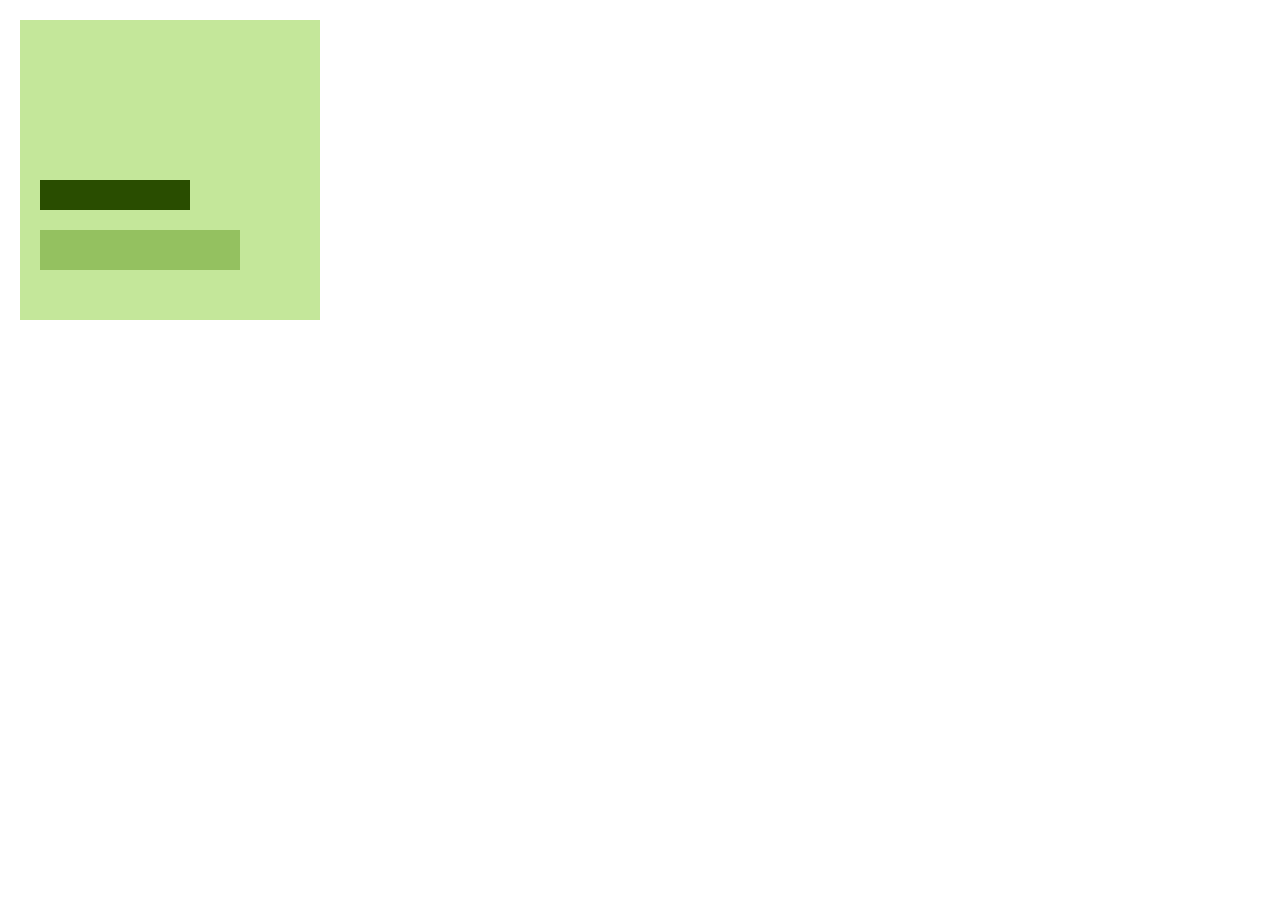
<file: week-7/0/index.html>
<!DOCTYPE html>
<html>
  <head>
    <meta charset="utf-8">
    <title></title>
    <link rel="stylesheet" href="css/normalize.css">
    <link rel="stylesheet" href="css/app.css">
  </head>
  <body>
    <div class="item">
      <div class="text">
        <div class="header"></div>
        <div class="paragraph"></div>
      </div>
    </div>
  </body>
</html>
</file>
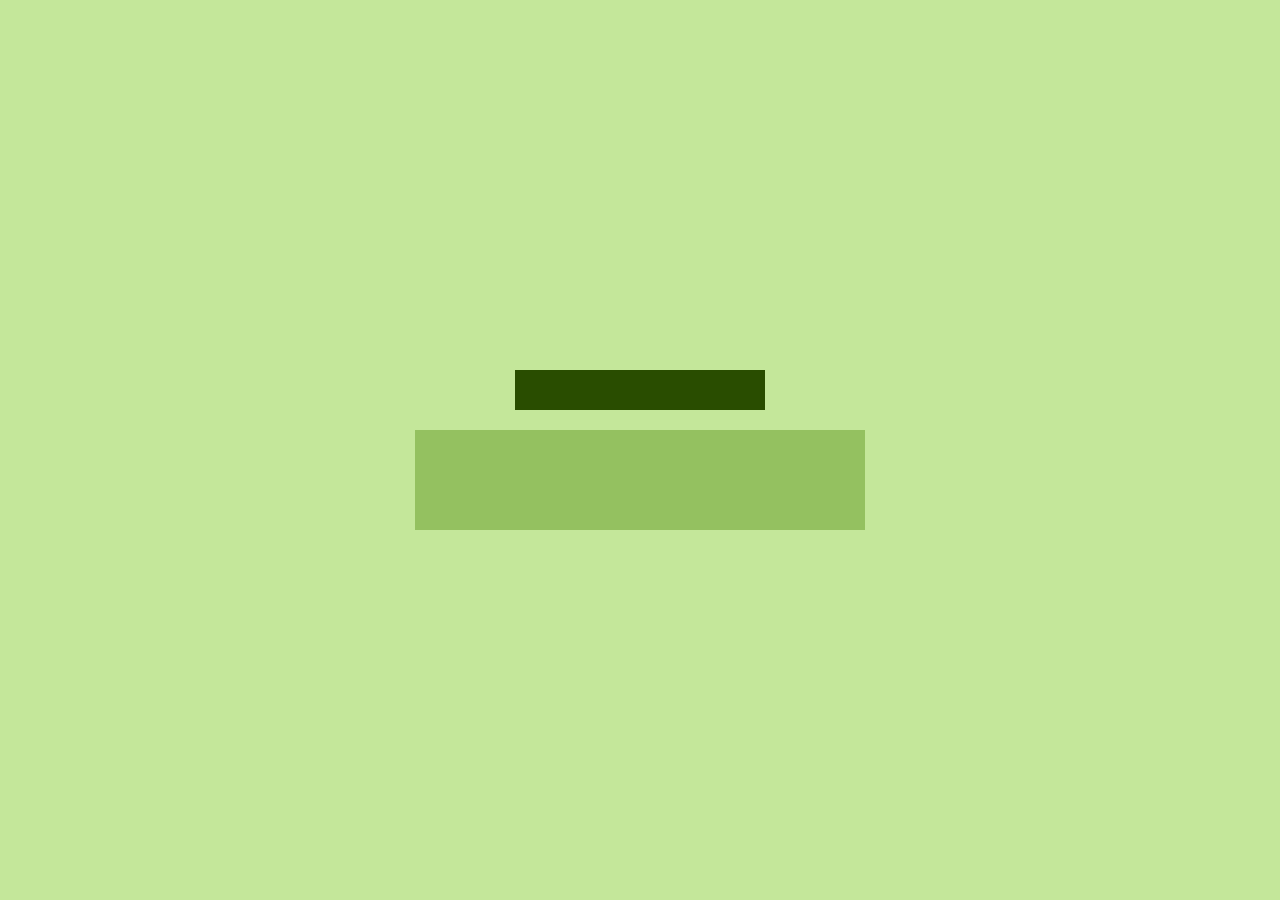
<file: week-7/1/index.html>
<!DOCTYPE html>
<html>
  <head>
    <meta charset="utf-8">
    <title></title>
    <link rel="stylesheet" href="css/normalize.css">
    <link rel="stylesheet" href="css/app.css">
  </head>
  <body>
    <div class="intro">
      <div class="header"></div>
      <div class="paragraph"></div>
    </div>
  </body>
</html>
</file>
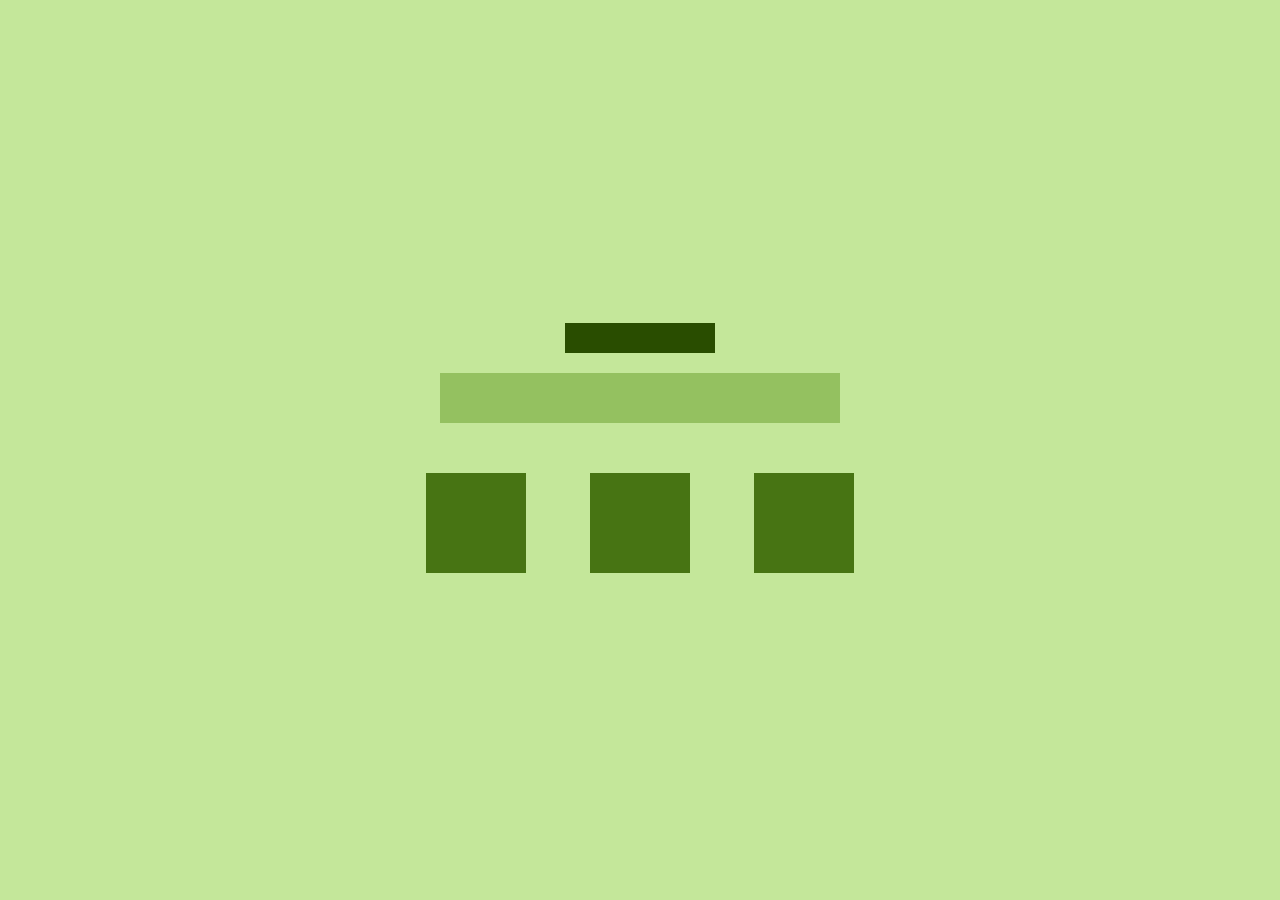
<file: week-7/2/index.html>
<!DOCTYPE html>
<html>
  <head>
    <meta charset="utf-8">
    <title></title>
    <link rel="stylesheet" href="css/normalize.css">
    <link rel="stylesheet" href="css/app.css">
  </head>
  <body>
    <div class="intro">
      <div class="header"></div>
      <div class="paragraph"></div>
      <div class="items">
        <div class="item"></div>
        <div class="item"></div>
        <div class="item"></div>
      </div>
    </div>
  </body>
</html>
</file>
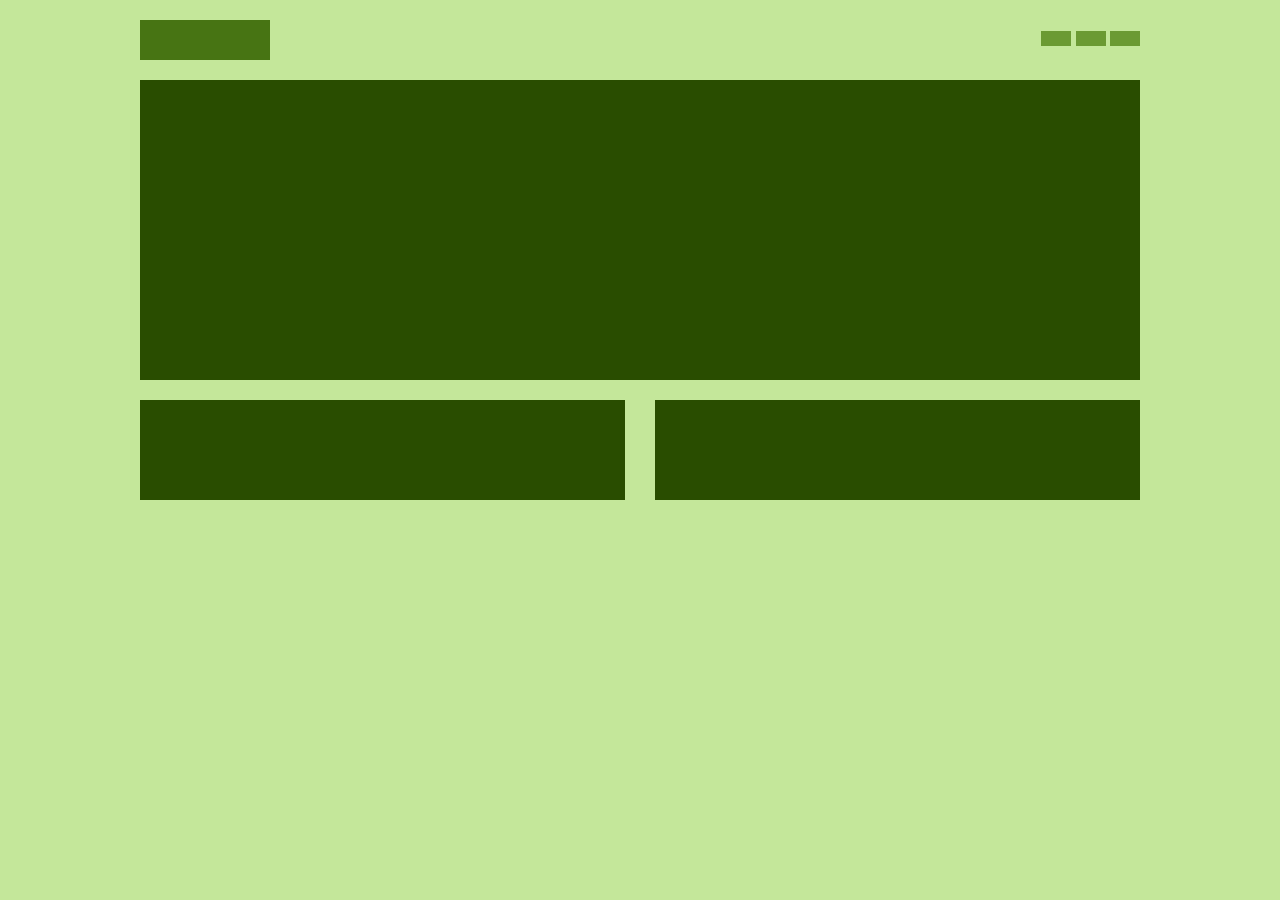
<file: week-7/3/index.html>
<!DOCTYPE html>
<html>
  <head>
    <meta charset="utf-8">
    <title></title>
    <link rel="stylesheet" href="css/normalize.css">
    <link rel="stylesheet" href="css/app.css">
  </head>
  <body>
    <div class="main">
      <div class="navbar">
        <div class="logo"></div>
        <div class="menu">
          <div class="menu-item"></div>
          <div class="menu-item"></div>
          <div class="menu-item"></div>
        </div>
      </div>
      <div class="intro"></div>
      <div class="secondary">
        <div class="secondary-item"></div>
        <div class="secondary-item"></div>
      </div>
    </div>
  </body>
</html>
</file>
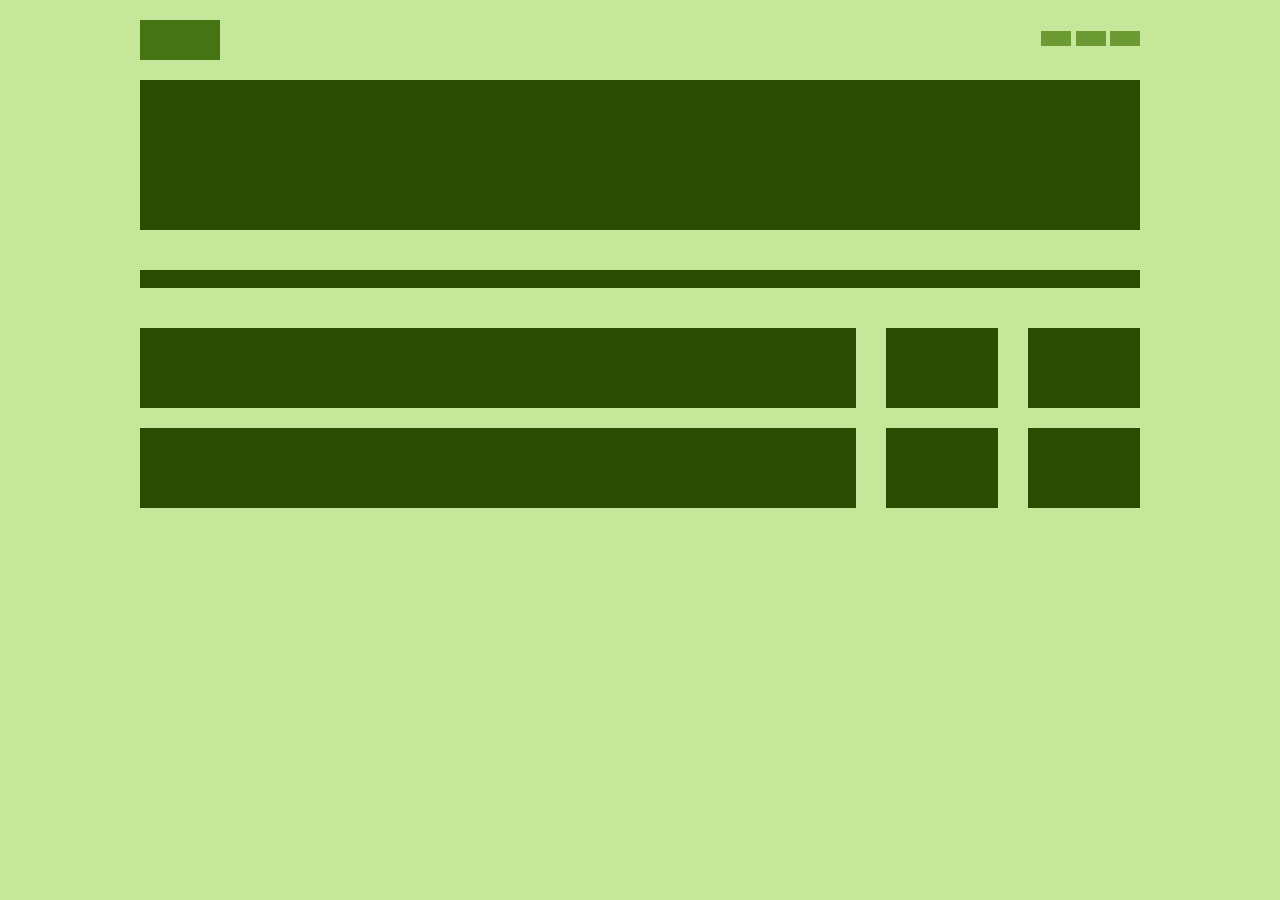
<file: week-7/4/index.html>
<!DOCTYPE html>
<html>
  <head>
    <meta charset="utf-8">
    <title></title>
    <link rel="stylesheet" href="css/normalize.css">
    <link rel="stylesheet" href="css/app.css">
  </head>
  <body>
    <div class="main">
      <div class="navbar">
        <div class="logo"></div>
        <div class="menu">
          <div class="menu-item"></div>
          <div class="menu-item"></div>
          <div class="menu-item"></div>
        </div>
      </div>
      <div class="intro"></div>
      <div class="header"></div>
      <div class="secondary">
        <div class="primary-item"></div>
        <div class="secondary-item"></div>
        <div class="secondary-item"></div>
      </div>
      <div class="secondary">
        <div class="primary-item"></div>
        <div class="secondary-item"></div>
        <div class="secondary-item"></div>
      </div>
    </div>
  </body>
</html>
</file>
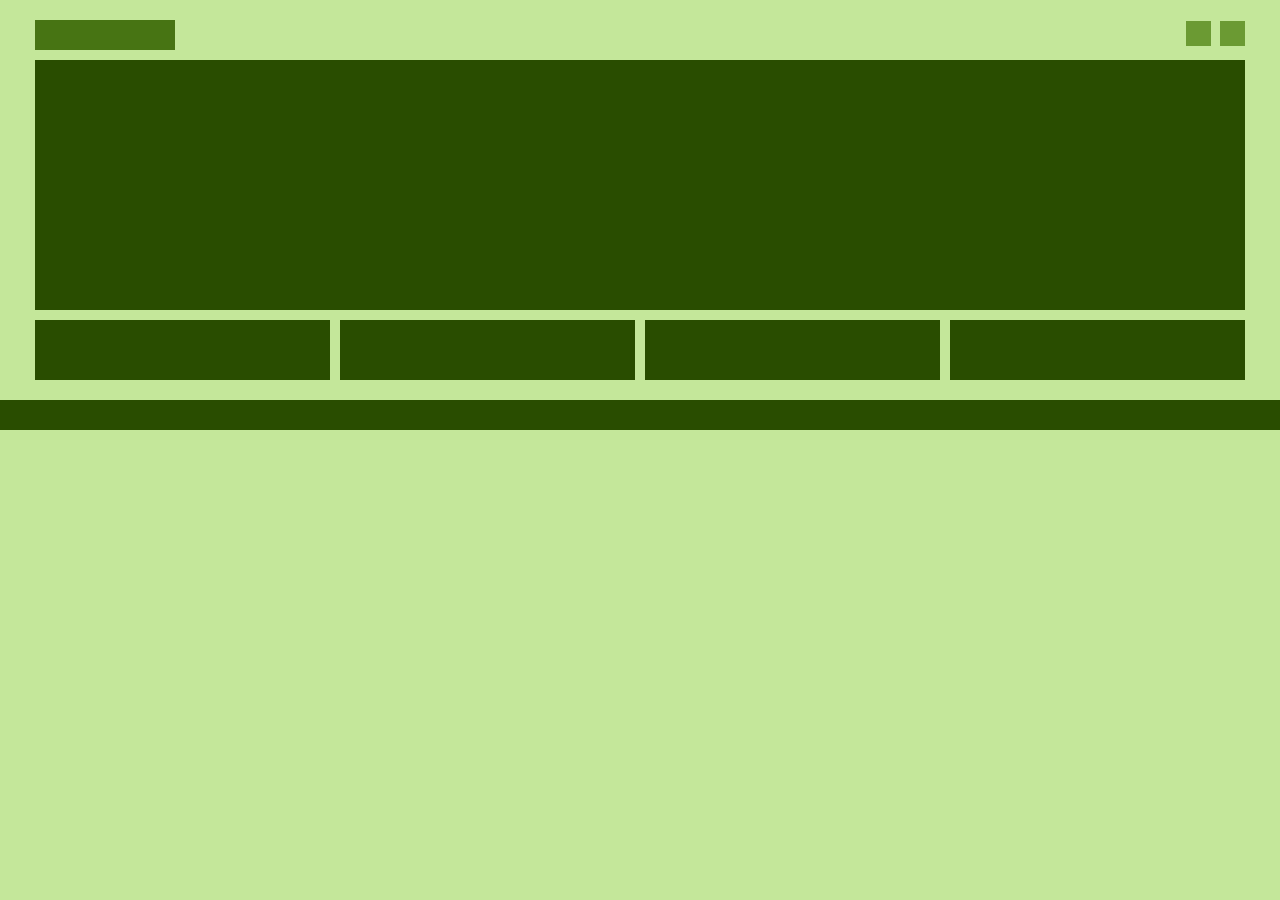
<file: week-7/5/index.html>
<!DOCTYPE html>
<html>
  <head>
    <meta charset="utf-8">
    <title></title>
    <link rel="stylesheet" href="css/normalize.css">
    <link rel="stylesheet" href="css/app.css">
  </head>
  <body>
    <div class="main">
      <div class="container">
        <div class="navbar">
          <div class="logo"></div>
          <div class="menu">
            <div class="menu-item"></div>
            <div class="menu-item"></div>
          </div>
        </div>
        <div class="intro"></div>
        <div class="secondary">
          <div class="secondary-item"></div>
          <div class="secondary-item"></div>
          <div class="secondary-item"></div>
          <div class="secondary-item"></div>
        </div>
      </div>
      <div class="footer"></div>
    </div>
  </body>
</html>
</file>
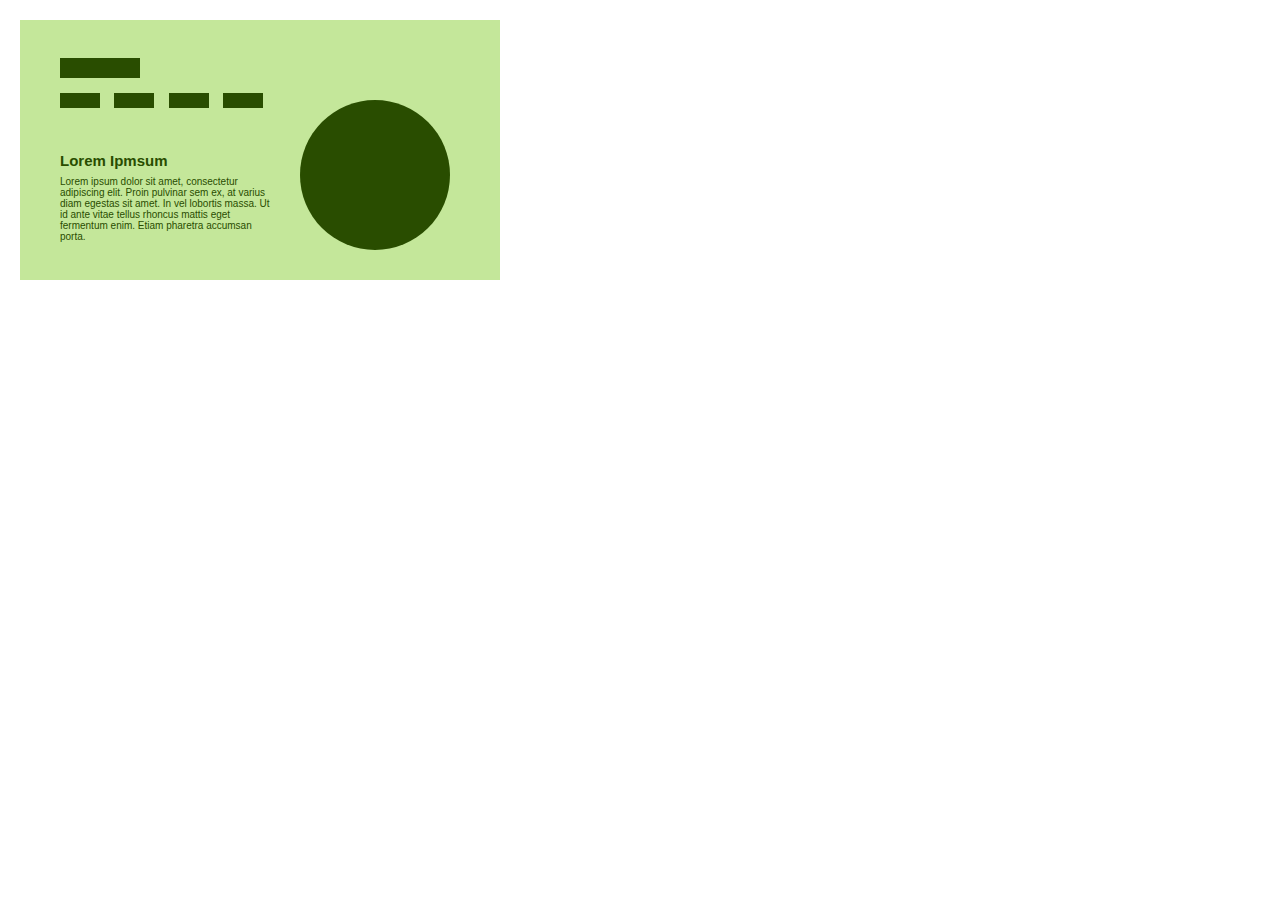
<file: week-7/6/index.html>
<!DOCTYPE html>
<html>
  <head>
    <meta charset="utf-8">
    <title></title>
    <link rel="stylesheet" href="css/normalize.css">
    <link rel="stylesheet" href="css/app.css">
  </head>
  <body>
    <div class="main">
      <div class="text">
        <div class="logo"></div>
        <div class="links">
          <div class="link"></div>
          <div class="link"></div>
          <div class="link"></div>
          <div class="link"></div>
        </div>
        <div class="header">
          Lorem Ipmsum
        </div>
        <div class="paragraph">
          Lorem ipsum dolor sit amet, consectetur adipiscing elit. Proin pulvinar sem ex, at varius diam egestas sit amet. In vel lobortis massa. Ut id ante vitae tellus rhoncus mattis eget fermentum enim. Etiam pharetra accumsan porta.
        </div>
      </div>
      <div class="figure"></div>
    </div>
  </body>
</html>
</file>
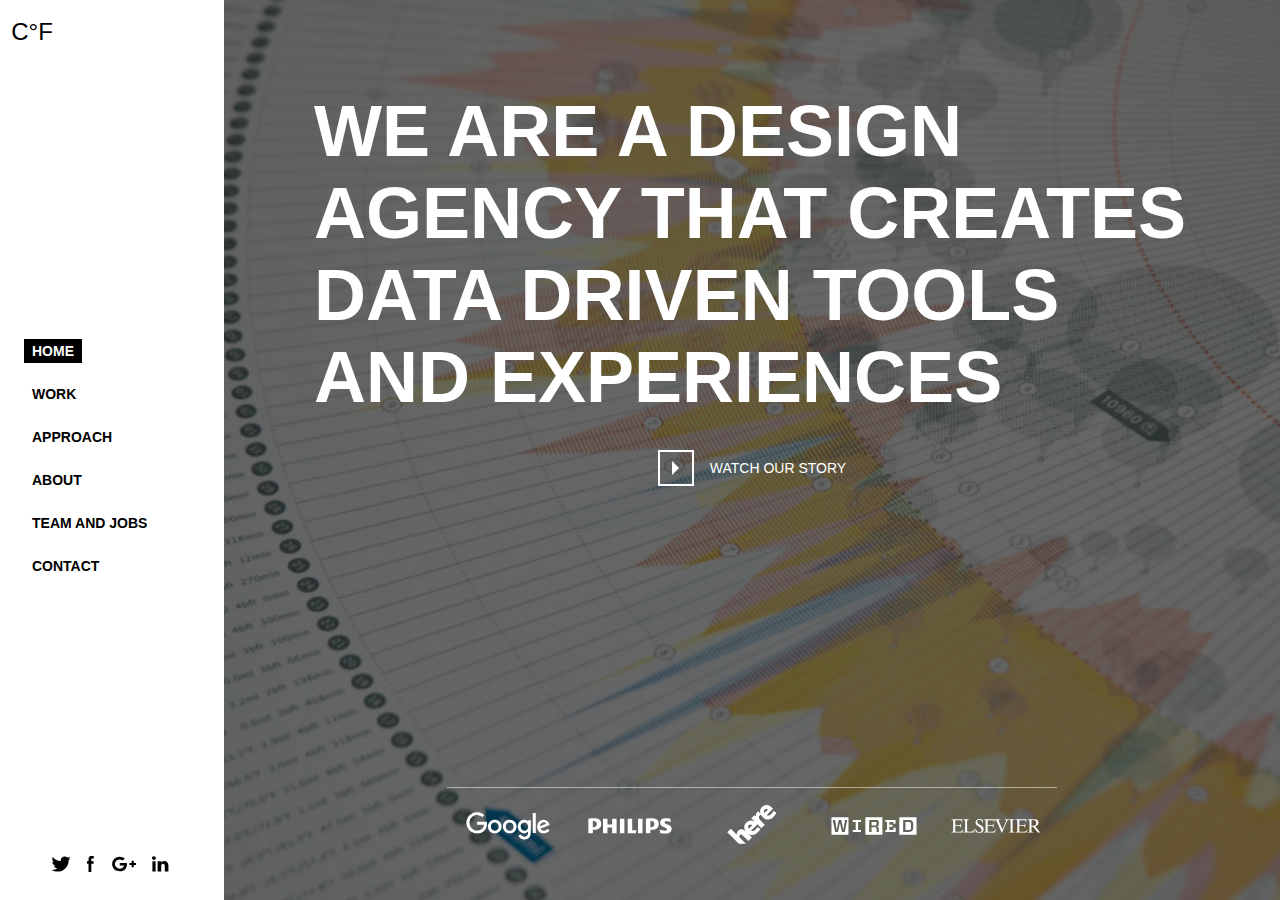
<file: week-9/cleverfranke/index.html>
<!DOCTYPE html>
<html>
  <head>
    <meta charset="utf-8">
    <title></title>
    <link rel="stylesheet" href="css/normalize.css" media="screen" title="no title" charset="utf-8">
    <link rel="stylesheet" href="css/app.css" media="screen" title="no title" charset="utf-8">
  </head>
  <body>
    <div class="main">
      <div class="navbar">
        <a href="#" class="logo">
          C°F
        </a>
        <ul class="menu">
          <li>
            <a class="active" href="#">Home</a>
          </li>
          <li>
            <a href="#">Work</a>
          </li>
          <li>
            <a href="#">Approach</a>
          </li>
          <li>
            <a href="#">About</a>
          </li>
          <li>
            <a href="#">Team and jobs</a>
          </li>
          <li>
            <a href="#">Contact</a>
          </li>
        </ul>
        <ul class="social">
          <li>
            <a href="#">
              <img src="images/social/twitter.svg" />
            </a>
          </li>
          <li>
            <a href="#">
              <img src="images/social/facebook.svg" />
            </a>
          </li>
          <li>
            <a href="#">
              <img src="images/social/gplus.svg" />
            </a>
          </li>
          <li>
            <a href="#">
              <img src="images/social/linkedin.svg" />
            </a>
          </li>
        </ul>
        <a href="#" class="menu-link">
          <div class="menu-line"></div>
          <div class="menu-line"></div>
          <div class="menu-line"></div>
        </a>
      </div>
      <div class="content">
        <div class="content-wrapper">
          <div class="content-header">
            We are a design agency that creates data driven tools and experiences
          </div>
          <a href="#" class="content-play">
            <div class="content-play-button">
              <div class="content-play-icon"></div>
            </div>
            Watch our story
          </a>
        </div>
        <div class="clients-container">
          <ul class="clients">
            <li class="client">
              <a href="#">
                <img src="images/logos/google.svg" />
              </a>
            </li>
            <li class="client">
              <a href="#">
                <img src="images/logos/philips.svg" />
              </a>
            </li>
            <li class="client">
              <a href="#">
                <img src="images/logos/here.svg" />
              </a>
            </li>
            <li class="client">
              <a href="#">
                <img src="images/logos/wired.svg" />
              </a>
            </li>
            <li class="client">
              <a href="#">
                <img src="images/logos/elsevier.svg" />
              </a>
            </li>
          </ul>
        </div>
      </div>
    </div>
  </body>
</html>
</file>
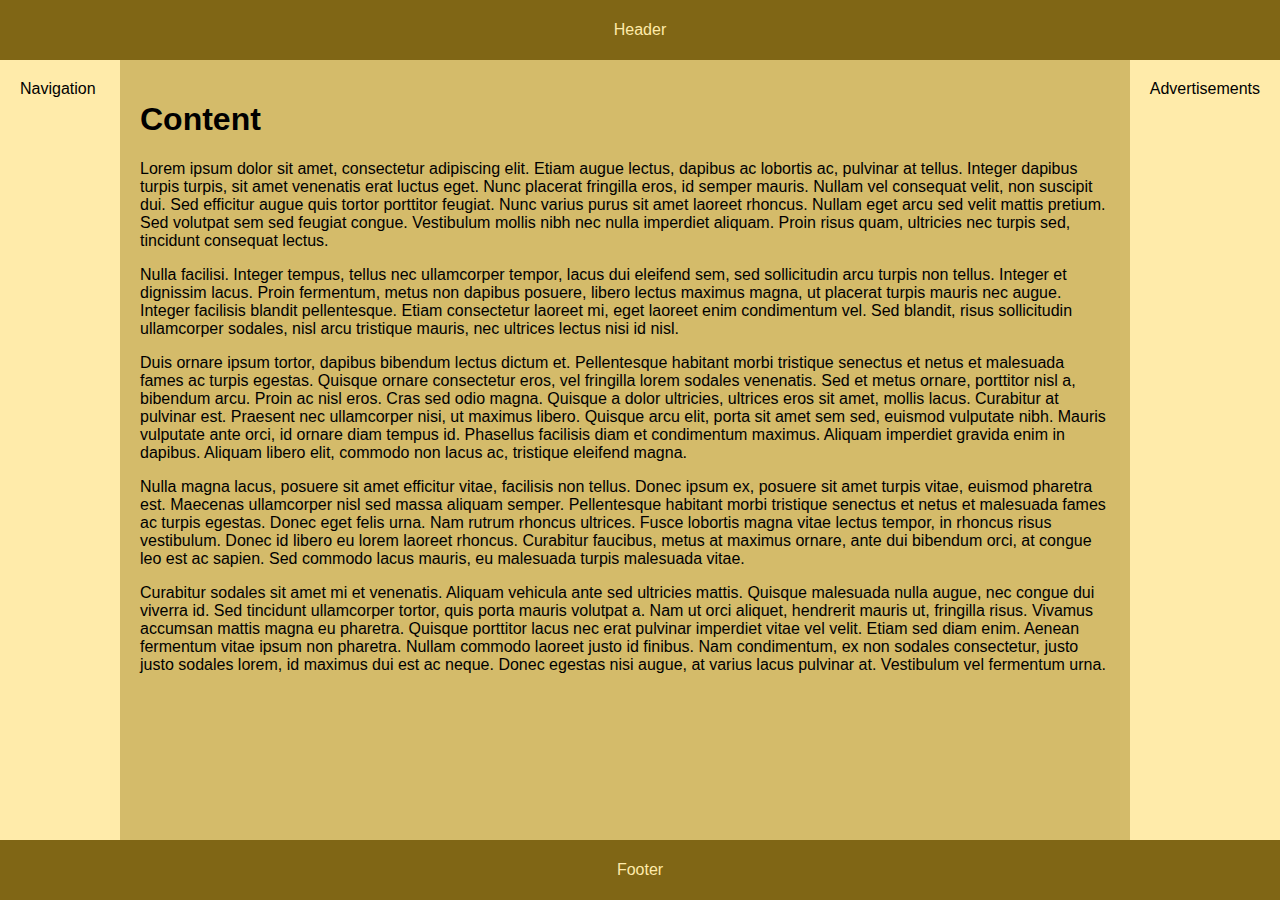
<file: week-9/holy-grail/index.html>
<!DOCTYPE html>
<html>
  <head>
    <meta charset="utf-8">
    <title></title>
    <link rel="stylesheet" href="css/normalize.css">
    <link rel="stylesheet" href="css/app.css">
  </head>
  <body>
    <div class="main">
      <div class="header">
        Header
      </div>
      <div class="body">
        <div class="content">
          <h1>Content</h1>
          <p>
            Lorem ipsum dolor sit amet, consectetur adipiscing elit. Etiam augue lectus, dapibus ac lobortis ac, pulvinar at tellus. Integer dapibus turpis turpis, sit amet venenatis erat luctus eget. Nunc placerat fringilla eros, id semper mauris. Nullam vel consequat velit, non suscipit dui. Sed efficitur augue quis tortor porttitor feugiat. Nunc varius purus sit amet laoreet rhoncus. Nullam eget arcu sed velit mattis pretium. Sed volutpat sem sed feugiat congue. Vestibulum mollis nibh nec nulla imperdiet aliquam. Proin risus quam, ultricies nec turpis sed, tincidunt consequat lectus.
          </p>

          <p>
            Nulla facilisi. Integer tempus, tellus nec ullamcorper tempor, lacus dui eleifend sem, sed sollicitudin arcu turpis non tellus. Integer et dignissim lacus. Proin fermentum, metus non dapibus posuere, libero lectus maximus magna, ut placerat turpis mauris nec augue. Integer facilisis blandit pellentesque. Etiam consectetur laoreet mi, eget laoreet enim condimentum vel. Sed blandit, risus sollicitudin ullamcorper sodales, nisl arcu tristique mauris, nec ultrices lectus nisi id nisl.
          </p>

          <p>
            Duis ornare ipsum tortor, dapibus bibendum lectus dictum et. Pellentesque habitant morbi tristique senectus et netus et malesuada fames ac turpis egestas. Quisque ornare consectetur eros, vel fringilla lorem sodales venenatis. Sed et metus ornare, porttitor nisl a, bibendum arcu. Proin ac nisl eros. Cras sed odio magna. Quisque a dolor ultricies, ultrices eros sit amet, mollis lacus. Curabitur at pulvinar est. Praesent nec ullamcorper nisi, ut maximus libero. Quisque arcu elit, porta sit amet sem sed, euismod vulputate nibh. Mauris vulputate ante orci, id ornare diam tempus id. Phasellus facilisis diam et condimentum maximus. Aliquam imperdiet gravida enim in dapibus. Aliquam libero elit, commodo non lacus ac, tristique eleifend magna.
          </p>

          <p>
            Nulla magna lacus, posuere sit amet efficitur vitae, facilisis non tellus. Donec ipsum ex, posuere sit amet turpis vitae, euismod pharetra est. Maecenas ullamcorper nisl sed massa aliquam semper. Pellentesque habitant morbi tristique senectus et netus et malesuada fames ac turpis egestas. Donec eget felis urna. Nam rutrum rhoncus ultrices. Fusce lobortis magna vitae lectus tempor, in rhoncus risus vestibulum. Donec id libero eu lorem laoreet rhoncus. Curabitur faucibus, metus at maximus ornare, ante dui bibendum orci, at congue leo est ac sapien. Sed commodo lacus mauris, eu malesuada turpis malesuada vitae.
          </p>

          <p>
            Curabitur sodales sit amet mi et venenatis. Aliquam vehicula ante sed ultricies mattis. Quisque malesuada nulla augue, nec congue dui viverra id. Sed tincidunt ullamcorper tortor, quis porta mauris volutpat a. Nam ut orci aliquet, hendrerit mauris ut, fringilla risus. Vivamus accumsan mattis magna eu pharetra. Quisque porttitor lacus nec erat pulvinar imperdiet vitae vel velit. Etiam sed diam enim. Aenean fermentum vitae ipsum non pharetra. Nullam commodo laoreet justo id finibus. Nam condimentum, ex non sodales consectetur, justo justo sodales lorem, id maximus dui est ac neque. Donec egestas nisi augue, at varius lacus pulvinar at. Vestibulum vel fermentum urna.
          </p>
        </div>
        <div class="nav">
          Navigation
        </div>
        <div class="ads">
          Advertisements
        </div>
      </div>
      <div class="footer">
        Footer
      </div>
    </div>
  </body>
</html>
</file>
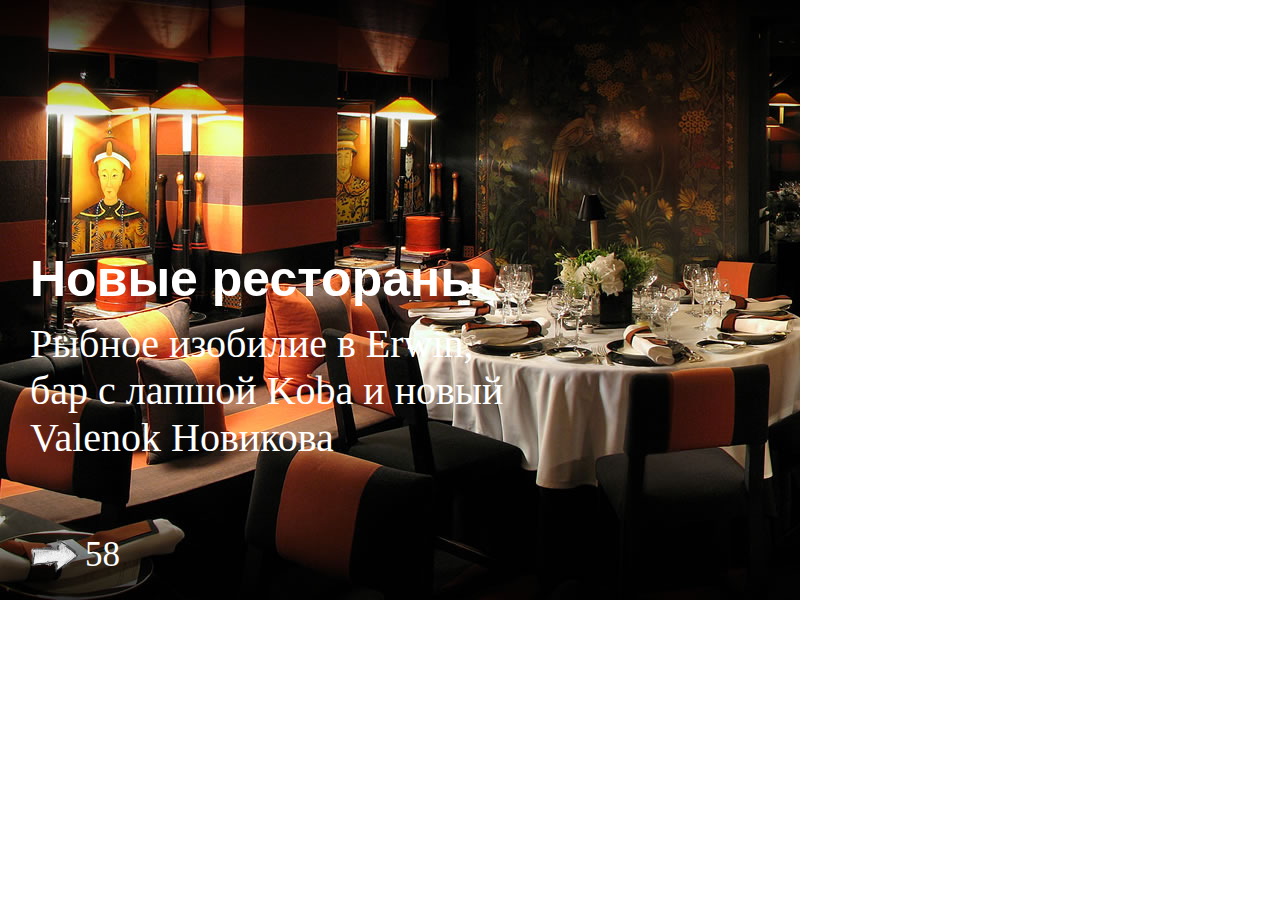
<file: homework5/задание 1/задание1.html>
<!DOCTYPE html>
<html>
  <head>
    <meta charset="utf-8">
    <title>Daily</title>
    <link rel="stylesheet" href="css/normalize.css">
    <link rel="stylesheet" href="css/app.css">
  </head>
  <body>
    <div class="block">
      <div class="header">
        <strong>Новые рестораны</strong>
      </div>

      <div class="text">
        Рыбное изобилие в Erwin, <br>
        бар с лапшой Koba и новый <br>
        Valenok Новикова
      </div>

      <div class="arrow">
        <img src="images/2.png" width="70" height="70">
      </div>

      <div class="number">
        58
      </div>
    </div>

  </body>
</html>
</file>
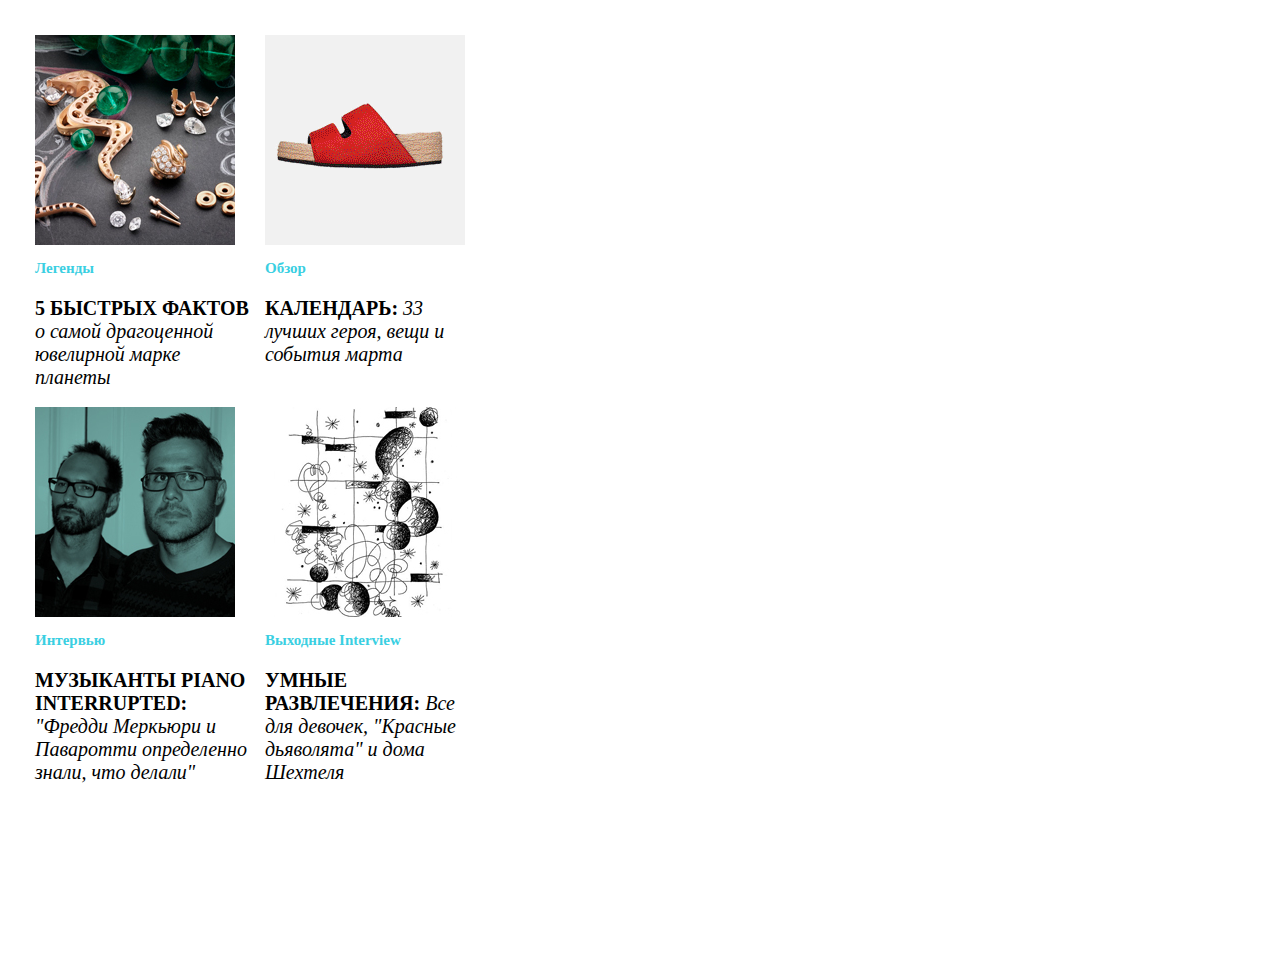
<file: homework5/задание 2/1.html>
<!DOCTYPE html>
<html>
  <head>
    <meta charset="utf-8">
    <title>News</title>
    <link rel="stylesheet" href="css/normalize.css">
    <link rel="stylesheet" href="css/1.css">
  </head>
  <body>
    <div class="container">

      <div class="item">
        <img src="images/1.jpg">
        <h1>Легенды</h1>
        <p> <a> <strong>5 БЫСТРЫХ
          ФАКТОВ </strong> <i> о самой
          драгоценной ювелирной
          марке планеты </i> </a> </p>
      </div>

      <div class="item">
          <img src="images/2.gif">
          <h1>Обзор</h1>
          <p> <a> <strong> КАЛЕНДАРЬ:</strong><i> 33
          лучших героя, вещи и
          события марта </a> </i>
          </p>
      </div>

         <div class="item">
           <img src="images/3.jpg">
           <h1>Интервью</h1>
           <p> <a> <strong> МУЗЫКАНТЫ PIANO
           INTERRUPTED: </strong>
           <i>"Фредди Меркьюри и
           Паваротти
           определенно знали, что
           делали"</i> </a>
          </p>
      </div>

      <div class="item">
        <img src="images/4.jpg">
        <h1>Выходные Interview</h1>
        <p> <a> <strong> УМНЫЕ
        РАЗВЛЕЧЕНИЯ: </strong> <i> Все
        для девочек, "Красные
        дьяволята" и дома 
        Шехтеля </i>
        </p>
      </div>

    </div>
  </body>
</html>
</file>
<file: week-7/0/css/app.css>
* {
  box-sizing: border-box;
}

.item {
  background: rgb(196, 231, 154);

  width: 300px;
  height: 300px;

  margin: 20px;
  position: relative;
}

.text {
  position: absolute;
  bottom: 50px;

  padding-left: 20px;
}

.header {
  background: rgb(41, 77, 0);

  width: 150px;
  height: 30px;

  margin-bottom: 20px;
}

.paragraph {
  background: rgb(148, 193, 96);

  width: 200px;
  height: 40px;
}
</file>
<file: week-7/1/css/app.css>
* {
  box-sizing: border-box;
}

html,
body {
  height: 100%;
}

.intro {
  background: rgb(196, 231, 154);

  width: 100%;
  height: 100%;

  display: flex;
  align-items: center;
  justify-content: center;
  flex-direction: column;
}

.header {
  background: rgb(41, 77, 0);

  width: 250px;
  height: 40px;

  margin-bottom: 20px;
}

.paragraph {
  background: rgb(148, 193, 96);

  width: 450px;
  height: 100px;
}

@media screen and (max-width: 620px) {
  .header{
    width: 200px;
  }

  .paragraph{
    width: 300px;
  }
}

@media screen and (max-width: 320px) {
  .header {
    width: 100px;
  }

  .paragraph {
    width: 150px;
  }
}
</file>
<file: week-7/2/css/app.css>
* {
  box-sizing: border-box;
}

html,
body {
  height: 100%;
}

.intro {
  background: rgb(196, 231, 154);

  height: 100%;

  display: flex;
  align-items: center;
  justify-content: center;
  flex-direction: column;
}

.header {
  background: rgb(41, 77, 0);

  width: 150px;
  height: 30px;

  margin-bottom: 20px;
  margin-top: 50px;
}

.paragraph {
  background: rgb(148, 193, 96);

  width: 400px;
  height: 50px;
}

.items {
  margin-top: 20px;
  margin-bottom: 20px;
}

.item {
  display: inline-block;

  background: rgb(71, 116, 19);

  width: 100px;
  height: 100px;

  margin: 30px;
}

@media screen and (max-width: 600px) {
  .header {
    width: 120px;
  }

  .paragraph {
    width: 250px;
  }

  .item {
    display: block;
  }
}
</file>
<file: week-7/3/css/app.css>
* {
  box-sizing: border-box;
}

html,
body {
  height: 100%;
}

.main {
  height: 100%;
  background: rgb(196, 231, 154);
  padding: 20px;

  display: flex;
  flex-direction: column;
  align-items: center;
}

.main > div {
  width: 100%;
  max-width: 1000px;
}

.navbar {
  display: flex;
  align-items: center;
  justify-content: space-between;

  padding-bottom: 20px;
}

.logo {
  width: 130px;
  height: 40px;

  background: rgb(71, 116, 19);
}

.menu-item {
  width: 30px;
  height: 15px;

  background: rgb(107, 154, 51);

  display: inline-block;
}

.intro {
  height: 300px;

  background-color: rgb(41, 77, 0);

  margin-bottom: 20px;
}

.secondary {
  display: flex;
}

.secondary-item {
  height: 100px;
  width: 100px;

  margin-right: 30px;
  flex-grow: 1;

  background-color: rgb(41, 77, 0);
}

.secondary-item:last-child {
  flex-grow: 1;
  margin-right: 0;
}
</file>
<file: week-7/4/css/app.css>
* {
  box-sizing: border-box;
}

html,
body {
  height: 100%;
}

.main {
  height: 100%;

  background: rgb(196, 231, 154);

  padding: 20px;

  display: flex;
  flex-direction: column;
  align-items: center;
}

.main > div {
  width: 100%;
  max-width: 1000px;
}

.navbar {
  display: flex;
  align-items: center;
  justify-content: space-between;

  padding-bottom: 20px;
}

.logo {
  width: 80px;
  height: 40px;

  background: rgb(71, 116, 19);
}

.menu-item {
  width: 30px;
  height: 15px;

  background: rgb(107, 154, 51);

  display: inline-block;
}

.intro {
  height: 150px;

  background-color: rgb(41, 77, 0);

  margin-bottom: 20px;
}

.header {
  height: 18px;
  width: 120px;

  background-color: rgb(41, 77, 0);

  margin-top: 20px;
  margin-bottom: 20px;
}

.secondary {
  display: flex;
  margin-top: 20px;
}

.primary-item {
  height: 80px;
  width: 80px;

  margin-right: 30px;
  flex-grow: 20;

  background-color: rgb(41, 77, 0);
}

.secondary-item {
  height: 80px;
  width: 80px;

  margin-right: 30px;
  flex-grow: 1;

  background-color: rgb(41, 77, 0);
}

.secondary-item:last-child {
  flex-grow: 1;
  margin-right: 0;
}

@media screen and (max-width: 600px) {
  .primary-item {
    display: none;
  }
}
</file>
<file: week-7/5/css/app.css>
* {
  box-sizing: border-box;
}

html,
body{
  height: 100%;
}

.main {
  height: 100%;

  background: rgb(196, 231, 154);
}

.container {
  padding-left: 35px;
  padding-right: 35px;
  padding-top: 20px;
}

.navbar {
  display: flex;
  align-items: center;
  justify-content: space-between;

  padding-bottom: 10px;
}

.logo {
  width: 140px;
  height: 30px;

  background: rgb(71, 116, 19);
}

.menu-item {
  width: 25px;
  height: 25px;

  background: rgb(107, 154, 51);

  display: inline-block;

  margin-left: 5px;
}

.intro {
  height: 250px;

  background-color: rgb(41, 77, 0);

  margin-bottom: 10px;
}

.secondary {
  display: flex;
}

.secondary-item {
  height: 60px;
  width: 100px;

  margin-right: 10px;
  flex-grow: 1;

  background-color: rgb(41, 77, 0);
}

.secondary-item:last-child {
  flex-grow: 1;
  margin-right: 0;
}

.footer {
  height: 30px;

  background-color: rgb(41, 77, 0);

  margin-top: 20px;
}

@media screen and (max-width: 600px) {
  .secondary-item: 2end-child {
   display: none;
  }
}
</file>
<file: week-7/6/css/app.css>
* {
  box-sizing: border-box;
}

.main {
    width: 480px;
    height: 260px;

    background: rgb(196, 231, 154);

    margin: 20px;
    padding: 20px;

    color: rgb(41, 77, 0);

    display: flex;
    align-items: center;
  }

  .text {
    width: 220px;
    margin: 20px;
  }

  .logo {
    width: 80px;
    height: 20px;

    background: rgb(41, 77, 0);
  }

  .link {
    width: 40px;
    height: 15px;

    background: rgb(41, 77, 0);

    display: inline-block;

    margin-right: 10px;
    margin-top: 15px;
    margin-bottom: 40px;
  }

  .header {
    font-weight: bold;
    font-size: 15px;

    margin-bottom: 7px;
  }

  .paragraph {
    font-size: 10px;
  }

  .figure {
    width: 150px;
    height: 150px;

    background: rgb(41, 77, 0);

    margin-top: 50px;

    border-radius: 100%;
  }
</file>
<file: week-9/cleverfranke/css/app.css>
* {
  box-sizing: border-box;
}

body {
  font-family: Arial;
}

a {
  color: inherit;
  text-decoration: none;
}

ul {
  list-style: none;
  margin: 0;
  padding: 0;
}

.main {
  display: flex;
  flex-direction: column;

  height: 100vh;
  width: 100vw;
}

.navbar {
  flex: 0 0 64px;

  display: flex;
  justify-content: space-between;

  background: white;
}

.logo {
  display: flex;
  justify-content: center;
  align-items: center;

  height: 64px;
  width: 64px;
  position: relative;

  color: white;
  font-size: 24px;
  transition: color .5s ease;
}

.logo:hover {
  color: black;
}

.logo:before {
  content: '';

  width: 100%;
  height: 100%;

  position: absolute;
  left: 0; top: 0;
  z-index: -1;

  background-color: black;
  transition: left .5s ease;
}

.logo:hover:before {
  left: -100%;
}

.menu, .social {
  display: none;
}

.menu-link {
  display: flex;
  flex-direction: column;
  justify-content: center;
  align-items: center;

  height: 64px;
  width: 64px;

  transition: opacity .5s ease;
}

.menu-link:hover {
  opacity: 0.3;
}

.menu-line {
  margin-bottom: 4px;
  width: 32px;
  height: 4px;

  background-color: black;
}

.menu-line:last-child {
  margin-bottom: 0;
}

.content {
  display: flex;
  flex-direction: column;
  justify-content: space-between;
  flex: 1;

  padding: 32px 16px 0;
  position: relative;

  color: white;
  background-image: url('../images/bg.jpg');
  background-size: cover;
  background-position: center center;
}

.content:before {
  content: '';

  height: 100%;
  width: 100%;
  position: absolute;
  top: 0;
  left: 0;

  background: black;
  opacity: 0.6;
}

.content > * {
  position: relative;
}

.content-wrapper {
  display: flex;
  flex-direction: column;
}

.content-header {
  font-size: 11vw;
  font-weight: bold;
  text-transform: uppercase;
}

.content-play {
  display: flex;
  align-items: center;

  margin-top: 32px;

  font-size: 14px;
  text-transform: uppercase;
}

.content-play-button {
  display: flex;
  justify-content: center;
  align-items: center;

  margin-right: 16px;
  width: 36px;
  height: 36px;
  position: relative;

  border: 2px solid #fff;
  overflow: hidden;
}

.content-play-button:before {
  content: '';

  width: 100%;
  height: 100%;
  position: absolute;
  left: -100%; top: 0;

  background-color: white;
  transition: left .5s ease;
}

.content-play-icon {
  width: 8px;
  height: 14px;

  position: relative;

  background-image: url('../images/arrow-white.svg');
  background-repeat: no-repeat;
  background-size: auto 100%;
  transition: background-image .5s ease;
}

.content-play:hover .content-play-button:before {
  left: 0;
}

.content-play:hover .content-play-icon {
  background-image: url('../images/arrow-black.svg');
}

.clients-container {
  display: flex;
  justify-content: center;

  margin-bottom: 4%;
}

.clients {
  display: flex;
  align-items: center;

  border-top: 1px solid rgba(255, 255, 255, 0.5);
}

.client {
  width: 72px;
  margin: 16px;
}

.client:nth-child(4),
.client:nth-child(5) {
  display: none;
}

.client a {
  display: block;
  width: 100%;

  transition: opacity .5s ease;
}

.client a:hover {
  opacity: 0.4;
}

.client img {
  width: 100%;
}

.menu {
  flex-direction: column;

  margin-left: 24px;
}

.menu > li {
  margin: 8px 0;

  font-size: 14px;
  font-weight: bold;
  text-transform: uppercase;
}

.menu a {
  display: inline-block;

  padding: 4px 8px;
  position: relative;
  overflow: hidden;

  transition: color .5s ease;
}

.menu a.active,
.menu a:hover {
  color: white;
}

.menu a:before {
  content: '';
  position: absolute;

  left: -100%;
  top: 0;
  width: 100%;
  height: 100%;
  z-index: -1;

  background-color: black;
  transition: left .5s ease;
}

.menu a.active:before,
.menu a:hover:before {
  left: 0;
}

.social {
  align-self: center;

  margin-bottom: 24px;
}

.social > li {
  margin: 0 8px;
}

.social a {
  transition: opacity .5s ease;
}

.social a:hover {
  opacity: 0.5;
}

.social img {
  height: 16px;
}

@media (min-width: 750px) {
  .navbar {
    flex-direction: column;

    width: 64px;
    position: absolute;
    top: 0;
    left: 0;
    z-index: 2;
  }

  .content {
    padding: 10vh 90px 0;
  }

  .content-header {
    font-size: 8vmin;
  }

  .content-play {
    align-self: center;
  }

  .client {
    width: 90px;
  }

  .client:nth-child(4),
  .client:nth-child(5) {
    display: block;
  }
}

@media (min-width: 1024px) {
  .main {
    flex-direction: row;
  }

  .navbar {
    flex-basis: 224px;
    justify-content: space-between;

    position: static;
  }

  .menu-link {
    display: none;
  }

  .menu, .social {
    display: flex;
  }
}
</file>
<file: week-9/holy-grail/css/app.css>
* {
  box-sizing: border-box;
}

.main {
  display: flex;
  min-height: 100vh;
  flex-direction: column;

  background-color: green;
}

.header, .footer {
  background-color: #806615;
  height: 60px;

  color: #FFEBAA;
  display: flex;
  align-items: center;
  justify-content: center;
}

.body {
  display: flex;
  flex-direction: column;
}

.content {
  background-color: #D4BB6A;

  padding: 20px;
}

.nav {
  order: -1;
}

.nav, .ads {
  background-color: #FFEBAA;

  padding: 20px;
}

@media (min-width: 768px) {
  .body {
    flex-direction: row;
    flex: 1;
  }

  .content {
    flex: 1;
  }

  .nav, .ads {
    flex: 0 0 120px;
  }
}
</file>
<file: homework5/задание 1/css/app.css>
* {
  box-sizing: border-box;
}

.block{
  background-image: url(../images/1.jpg);

  width: 800px;
  height: 600px;

  background-repeat: no-repeat;
  color: white;
}

.header{
  font-family: sans-serif;
  font-size: 50px;

  position: absolute;
  top: 250px;
  left: 30px;
}

.text{
  font-family: times new roman;
  font-size: 40px;

  position: absolute;
  top: 320px;
  left: 30px;
}

.arrow{
  position: absolute;
  top: 520px;
  left: 20px;
}

.number{
  font-family: times new roman;
  font-size: 35px;

  position: absolute;
  top: 535px;
  left: 85px;
}
</file>
<file: homework5/задание 2/css/1.css>
html{
  height: 100%;
}

body{
  height: 100%;
  font-family: times new roman;
  font-size: 20px;
}

h1{
  display: block;
  color: #3ACFE2;
  font-size: 15px;
}

.container{
  padding: 15px;

  display: flex;
  flex-wrap: wrap;

  width: 600px;
  margin: 15px;
}

.item{
  padding: 5px;
  width: 220px;
}

a{
  display: block;
  color: black;
  height: 80px;
  text-decoration: none;
}

a:hover{
  color: #3ACFE2;
}
</file>
